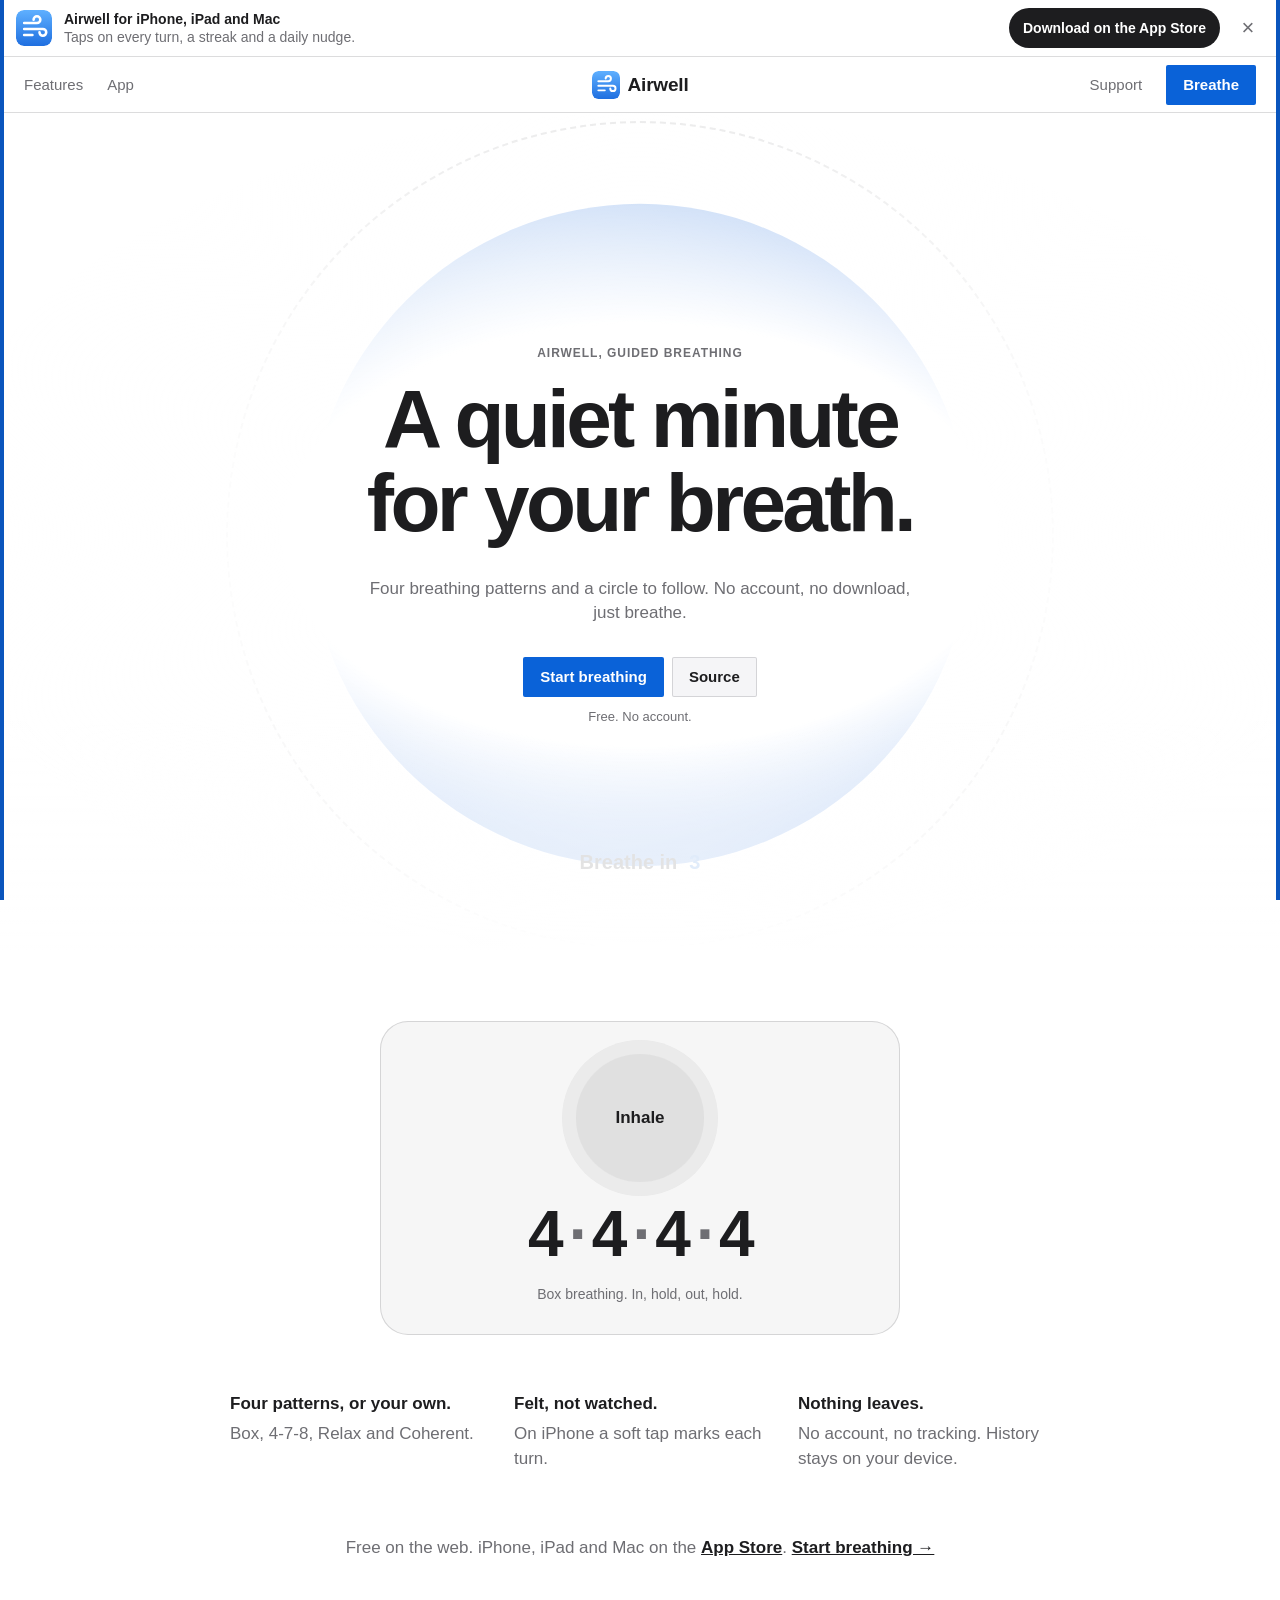
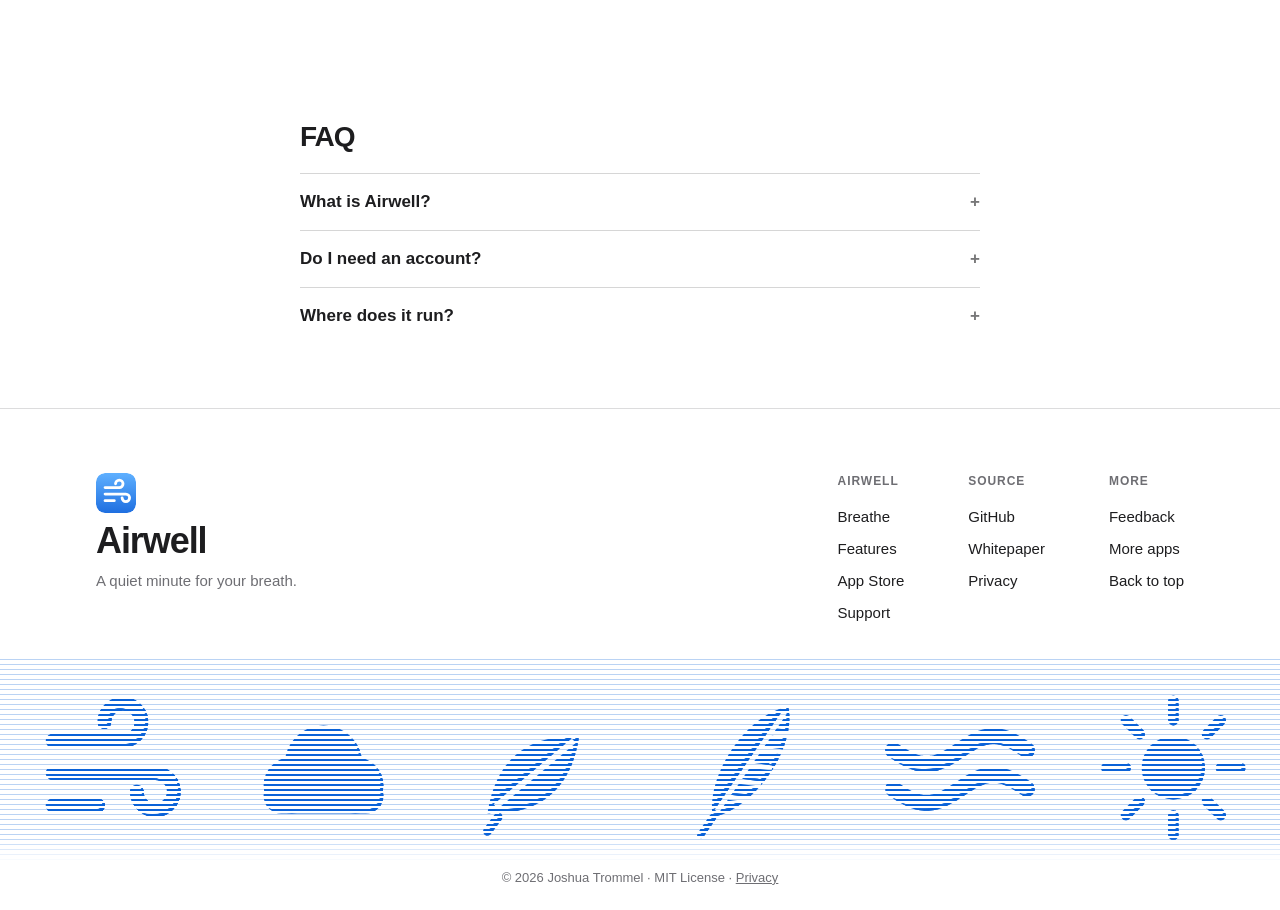
<file: web/index.html>
<!doctype html>
<html lang="en">
<head>
<meta charset="utf-8">
<meta name="viewport" content="width=device-width, initial-scale=1, viewport-fit=cover">
<meta name="theme-color" content="#ffffff" media="(prefers-color-scheme: light)">
<meta name="theme-color" content="#000000" media="(prefers-color-scheme: dark)">
<title>Airwell. A quiet minute for your breath.</title>
<meta name="description" content="Four guided breathing patterns and a circle that expands and contracts on your behalf. No account, no download, no timer running out on you.">
<meta property="og:title" content="Airwell. A quiet minute for your breath.">
<meta property="og:description" content="Four guided breathing patterns and a circle that expands and contracts on your behalf. No account, no download, no timer running out on you.">
<meta property="og:image" content="https://airwell.jaybulb.com/og.png">
<meta property="og:url" content="https://airwell.jaybulb.com/">
<meta name="twitter:card" content="summary_large_image">
<meta name="twitter:image" content="https://airwell.jaybulb.com/og.png">
<meta name="apple-itunes-app" content="app-id=6810806058">
<link rel="canonical" href="https://airwell.jaybulb.com/">
<link rel="icon" href="/favicon.svg" type="image/svg+xml">
<link rel="icon" href="/favicon-32.png" sizes="32x32" type="image/png">
<link rel="apple-touch-icon" href="/apple-touch-icon.png">
<link rel="stylesheet" href="tokens.css">
<link rel="stylesheet" href="landing.css">
<link rel="stylesheet" href="hero.css?v=5">
<script src="landing.js" defer></script>
</head>
<body>

<div class="appbanner" id="appbanner" hidden>
  <img src="icon.svg" alt="" width="36" height="36">
  <p><b>Airwell for iPhone, iPad and Mac</b><span>Taps on every turn, a streak and a daily nudge.</span></p>
  <a class="appbanner-get" href="https://apps.apple.com/app/id6810806058">Download on the App Store</a>
  <button class="appbanner-x" type="button" aria-label="Dismiss">&times;</button>
</div>
<script>/* own banner everywhere except iOS Safari, which shows Apple's Smart App Banner */(()=>{const b=document.getElementById('appbanner'),u=navigator.userAgent;let off=false;try{off=localStorage.getItem('aw-banner')==='off'}catch(e){}if(off||(/iP(hone|ad|od)/.test(u)&&!/CriOS|FxiOS|EdgiOS/.test(u)))return;b.hidden=false;b.querySelector('.appbanner-x').onclick=()=>{b.hidden=true;try{localStorage.setItem('aw-banner','off')}catch(e){}}})()</script>
<header class="nav" aria-label="Site">
  <nav class="nav-links" aria-label="Main">
    <a href="#features">Features</a>
    <a href="/app/">App</a>
  </nav>
  <a class="nav-brand" href="#top" aria-label="Airwell home"><img src="icon.svg" alt="" width="28" height="28"><span>Airwell</span></a>
  <div class="nav-end">
    <a class="nav-get" href="support.html">Support</a>
    <a class="btn btn-solid" href="/app/">Breathe</a>
  </div>
</header>

<!-- Art, dithered to halftone dots by hand from public domain paintings via Wikimedia Commons: Sandro Botticelli,
     The Birth of Venus (Zephyr and Aura, Uffizi), Claude Monet, Impression, Sunrise (Musee Marmottan Monet),
     Katsushika Hokusai, Fine Wind, Clear Morning and The Great Wave off Kanagawa. -->
<main id="top">
<section class="hero">
  <div class="hero-bg" aria-hidden="true" inert><div class="awall" id="awall"></div></div>
  <div class="wrap center hero-copy">
    <p class="label">Airwell, guided breathing</p>
    <h1 class="hero-h1">A quiet minute for your breath.</h1>
    <p class="lead">Four breathing patterns and a circle to follow. No account, no download, just breathe.</p>
    <div class="cta">
      <a class="btn btn-solid" href="/app/">Start breathing</a>
      <a class="btn btn-ghost" href="https://github.com/nulljosh/airwell">Source</a>
    </div>
    <p class="fine">Free. No account.</p>
  </div>

</section>


<section class="show reveal" id="features">
  <div class="shot" aria-label="A sample round of box breathing: in 4, hold 4, out 4, hold 4">
    <div class="shot-ring" aria-hidden="true"><span>Inhale</span></div>
    <p class="shot-num">4<i>·</i>4<i>·</i>4<i>·</i>4</p>
    <p class="shot-cap">Box breathing. In, hold, out, hold.</p>
  </div>
  <ul class="says">
    <li><b>Four patterns, or your own.</b> Box, 4-7-8, Relax and Coherent.</li>
    <li><b>Felt, not watched.</b> On iPhone a soft tap marks each turn.</li>
    <li><b>Nothing leaves.</b> No account, no tracking. History stays on your device.</li>
  </ul>
  <p class="where" id="get">Free on the web. iPhone, iPad and Mac on the <a href="https://apps.apple.com/app/id6810806058">App Store</a>. <a href="/app/">Start breathing &rarr;</a></p>
</section>

<section class="faq" id="faq"><style>.faq{max-width:720px;margin:0 auto;padding:64px 20px}.faq h2{font-size:28px;line-height:1.2;font-weight:600;margin:0 0 20px}.faq details{border-top:1px solid color-mix(in srgb,currentColor 18%,transparent);padding:16px 0}.faq details:last-child{border-bottom:1px solid color-mix(in srgb,currentColor 18%,transparent)}.faq summary{cursor:pointer;font-weight:600;list-style:none;display:flex;justify-content:space-between;gap:16px}.faq summary::-webkit-details-marker{display:none}.faq summary::after{content:"+";opacity:.6}.faq details[open] summary::after{content:"\2212"}.faq p{margin:12px 0 0;opacity:.75;line-height:1.5}</style><h2>FAQ</h2><details><summary>What is Airwell?</summary><p>A guided breathing app. You get four patterns (box, 4-7-8, relax and coherent), or your own, and a circle that expands and contracts so you just follow it.</p></details><details><summary>Do I need an account?</summary><p>No. Airwell has no account and no tracking. Your history stays on your device.</p></details><details><summary>Where does it run?</summary><p>Free in any browser. There is also an iPhone, iPad and Mac app on the App Store, with a tap on every turn of the breath.</p></details><script type="application/ld+json">{"@context": "https://schema.org", "@type": "FAQPage", "mainEntity": [{"@type": "Question", "name": "What is Airwell?", "acceptedAnswer": {"@type": "Answer", "text": "A guided breathing app. You get four patterns (box, 4-7-8, relax and coherent), or your own, and a circle that expands and contracts so you just follow it."}}, {"@type": "Question", "name": "Do I need an account?", "acceptedAnswer": {"@type": "Answer", "text": "No. Airwell has no account and no tracking. Your history stays on your device."}}, {"@type": "Question", "name": "Where does it run?", "acceptedAnswer": {"@type": "Answer", "text": "Free in any browser. There is also an iPhone, iPad and Mac app on the App Store, with a tap on every turn of the breath."}}]}</script></section>
</main>

<footer class="foot">
  <div class="foot-top">
    <div class="foot-brand"><img src="icon.svg" alt="" width="40" height="40"><b>Airwell</b><p>A quiet minute for your breath.</p></div>
    <nav class="foot-cols" aria-label="Footer">
      <div><p class="label">Airwell</p><a href="/app/">Breathe</a><a href="#features">Features</a><a href="https://apps.apple.com/app/id6810806058">App Store</a><a href="support.html">Support</a></div>
      <div><p class="label">Source</p><a href="https://github.com/nulljosh/airwell">GitHub</a><a href="https://github.com/nulljosh/airwell/blob/main/WHITEPAPER.md">Whitepaper</a><a href="privacy.html">Privacy</a></div>
      <div><p class="label">More</p><a href="mailto:info@jaybulb.com?subject=Airwell">Feedback</a><a href="https://jaybulb.com">More apps</a><a href="#top">Back to top</a></div>
    </nav>
  </div>
  <div class="word-band" aria-hidden="true"><canvas class="word-canvas"></canvas></div>
  <p class="legal">&copy; 2026 Joshua Trommel &middot; MIT License &middot; <a href="privacy.html">Privacy</a></p>
</footer>

<script src="footer-band.js" defer></script>
<script src="hero.js?v=3" defer></script>
</body>
</html>
</file>
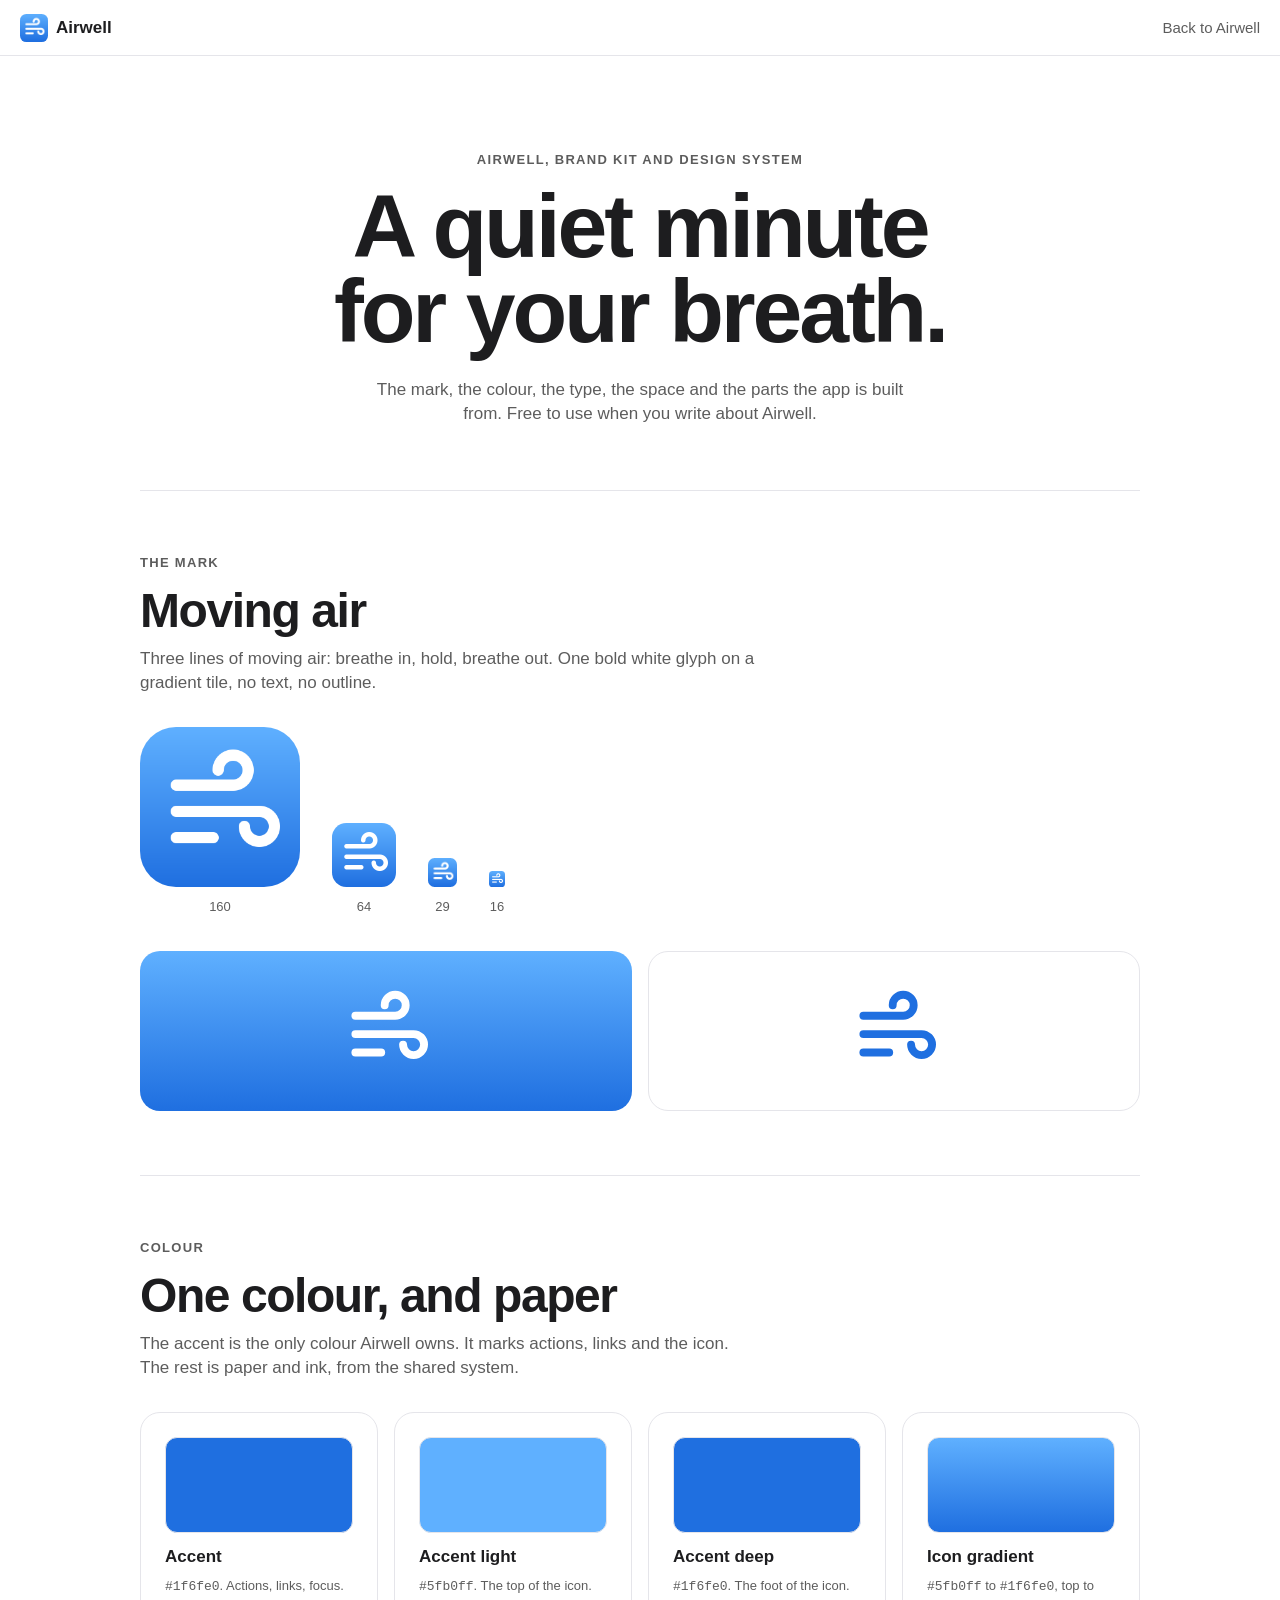
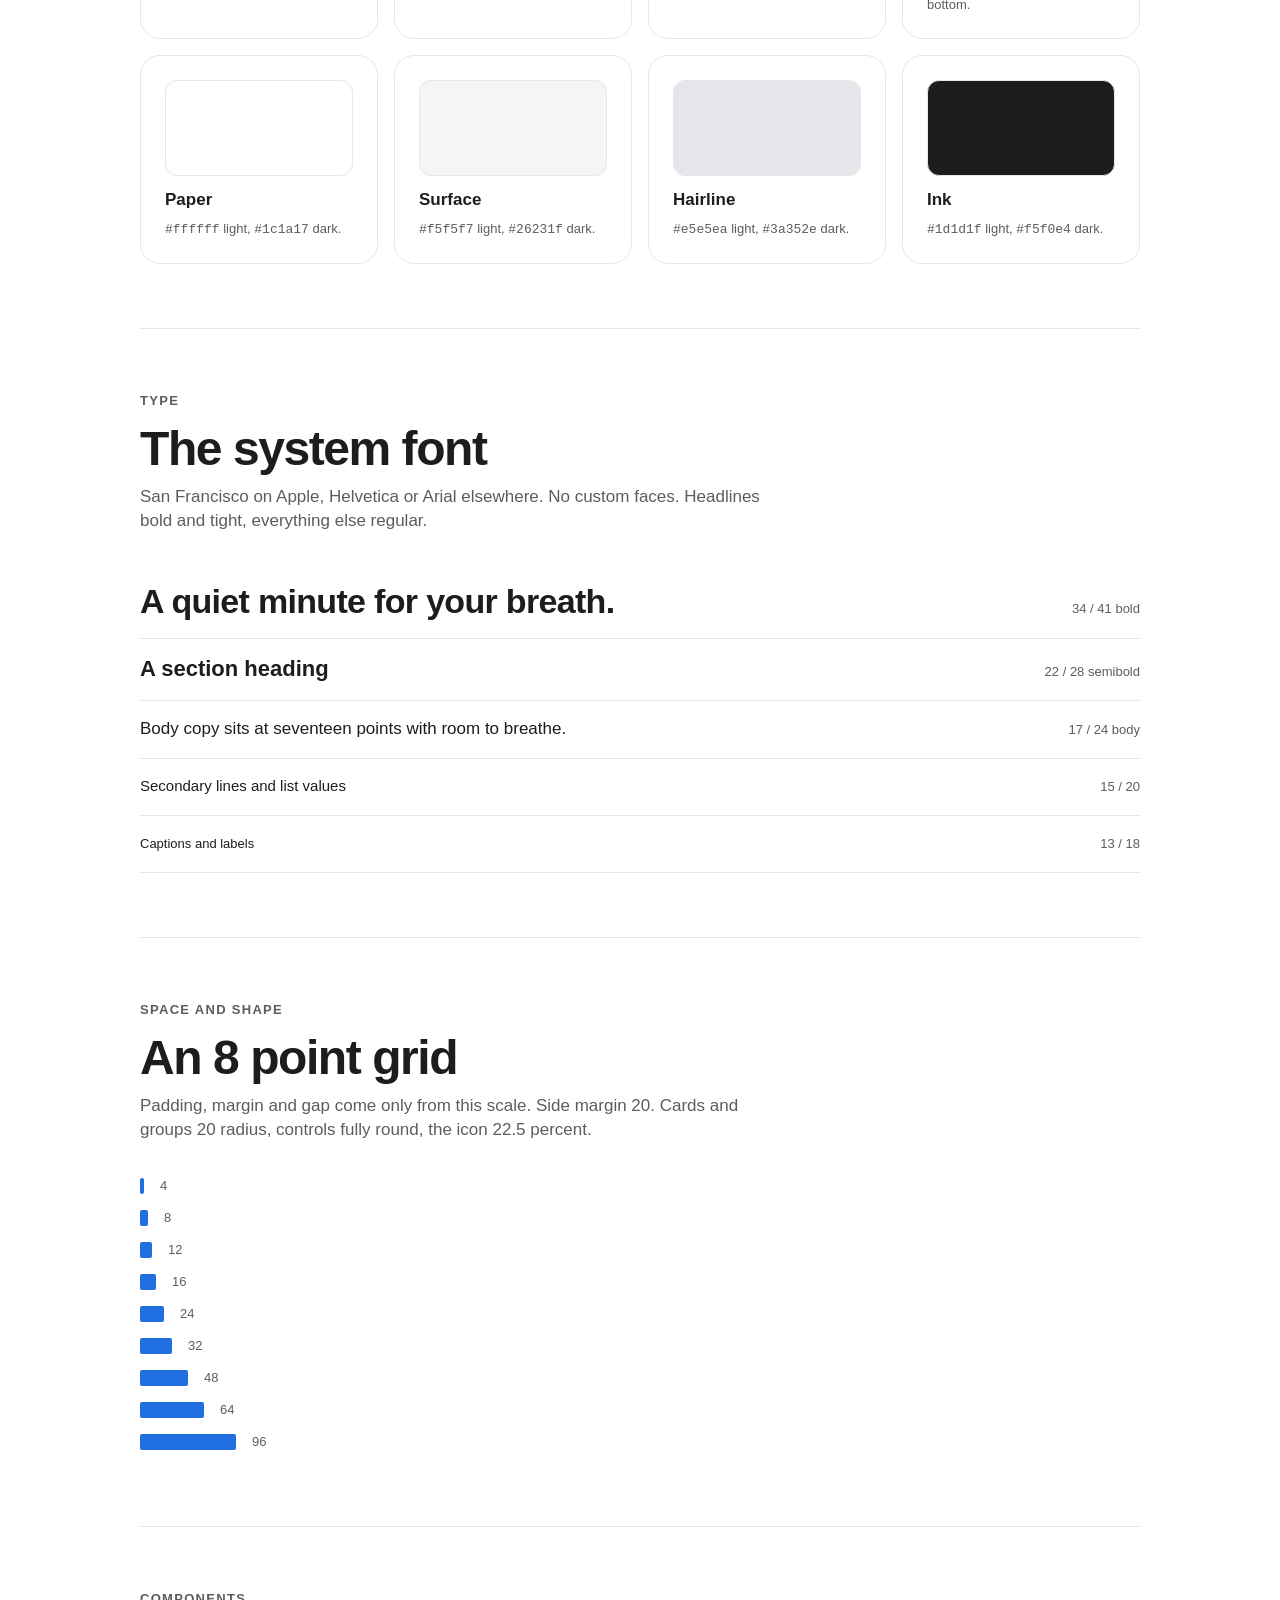
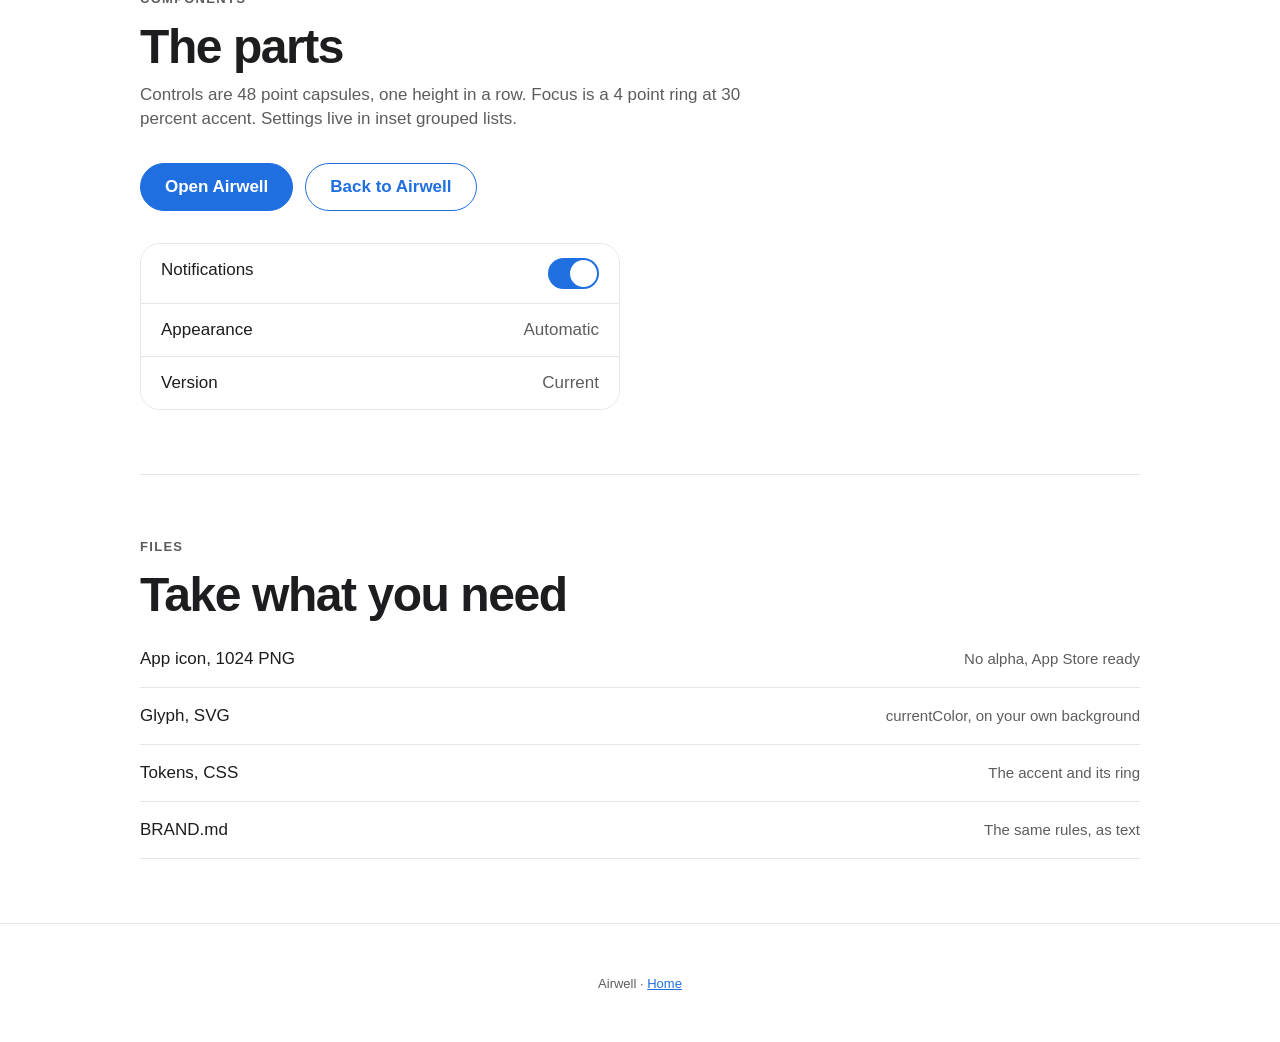
<file: web/brand/index.html>
<!doctype html>
<html lang="en">
<head>
<meta charset="utf-8">
<meta name="viewport" content="width=device-width, initial-scale=1">
<title>Airwell brand kit</title>
<meta name="description" content="Airwell's mark, colour, type, space and components, in one page.">
<meta name="theme-color" content="#ffffff">
<link rel="icon" href="icon-1024.png">
<style>
@import url("https://jaybulb.com/tokens.css");
@import url("tokens.css");
/* written by make_brand_page.py; white paper in light mode, the shared tokens in dark */
@media (prefers-color-scheme: light) { :root { --color-bg: #fff; --color-bg2: #f5f5f7; --color-hairline: #e5e5ea; } }
:root { --a: #1f6fe0; --a-light: #5fb0ff; --a-deep: #1f6fe0; --a-solid: #1f6fe0; --a-link: #1f6fe0; --ink: var(--color-text, #1d1d1f); --paper: var(--color-bg, #fff); --surface: var(--color-bg2, #f5f5f7); --line: var(--color-hairline, #e5e5ea); --sub: var(--color-secondary, rgba(0,0,0,.64)); }
@media (prefers-color-scheme: dark) { :root { --a-link: #5fb0ff; } }
* { box-sizing: border-box; margin: 0; padding: 0; }
body { font-family: -apple-system, BlinkMacSystemFont, "SF Pro Text", "Helvetica Neue", Helvetica, Arial, sans-serif; font-size: 17px; line-height: 24px; color: var(--ink); background: var(--paper); -webkit-font-smoothing: antialiased; }
a { color: var(--a-link); }
.wrap { max-width: 1040px; margin: 0 auto; padding: 0 20px; }
.nav { position: sticky; top: 0; z-index: 5; display: flex; align-items: center; justify-content: space-between; height: 56px; padding: 0 20px; background: color-mix(in srgb, var(--paper) 88%, transparent); backdrop-filter: blur(16px); -webkit-backdrop-filter: blur(16px); border-bottom: 1px solid var(--line); }
.nav a { display: flex; align-items: center; gap: 8px; font-weight: 700; color: var(--ink); text-decoration: none; }
.nav img { width: 28px; height: 28px; border-radius: 22.5%; }
.nav .back { font-weight: 500; color: var(--sub); font-size: 15px; }
.label { font-size: 13px; line-height: 16px; font-weight: 600; letter-spacing: .1em; text-transform: uppercase; color: var(--sub); margin-bottom: 16px; }
header { padding: 96px 0 64px; text-align: center; }
h1 { font-size: clamp(44px, 7vw, 96px); line-height: .95; font-weight: 700; letter-spacing: -.035em; text-wrap: balance; }
header p:last-child { max-width: 560px; margin: 24px auto 0; color: var(--sub); }
section { padding: 64px 0; border-top: 1px solid var(--line); }
h2 { font-size: clamp(32px, 4vw, 48px); line-height: 1; font-weight: 700; letter-spacing: -.03em; margin-bottom: 12px; }
.intro { color: var(--sub); max-width: 620px; margin-bottom: 32px; }
.grid { display: grid; gap: 16px; grid-template-columns: repeat(auto-fill, minmax(200px, 1fr)); }
.card { border: 1px solid var(--line); border-radius: 20px; padding: 24px; background: var(--paper); }
.card small { display: block; color: var(--sub); font-size: 13px; line-height: 18px; margin-top: 8px; }
code { font: 13px/18px ui-monospace, SFMono-Regular, Menlo, monospace; }
.marks { display: flex; flex-wrap: wrap; align-items: flex-end; gap: 32px; }
.marks figure { text-align: center; }
.marks img { display: block; border-radius: 22.5%; margin: 0 auto 8px; }
.marks figcaption { font-size: 13px; color: var(--sub); }
.mark-on { display: grid; grid-template-columns: 1fr 1fr; gap: 16px; margin-top: 32px; }
.mark-on div { height: 160px; border-radius: 20px; display: grid; place-items: center; border: 1px solid var(--line); }
.mark-on i { display: block; width: 112px; height: 112px; background: currentColor; -webkit-mask: url(mark.svg) center / contain no-repeat; mask: url(mark.svg) center / contain no-repeat; }
.mark-on .on-accent { background: linear-gradient(var(--a-light), var(--a-deep)); color: #fff; border: 0; }
.mark-on .on-paper { color: var(--a-link); }
.sw { height: 96px; border-radius: 12px; margin-bottom: 12px; border: 1px solid var(--line); }
.type p { border-bottom: 1px solid var(--line); padding: 16px 0; display: flex; justify-content: space-between; align-items: baseline; gap: 16px; }
.type p span:last-child { color: var(--sub); font-size: 13px; white-space: nowrap; }
.t34 { font-size: 34px; line-height: 41px; font-weight: 700; letter-spacing: -.02em; } .t22 { font-size: 22px; line-height: 28px; font-weight: 600; } .t15 { font-size: 15px; line-height: 20px; } .t13 { font-size: 13px; line-height: 18px; }
.space div { display: flex; align-items: center; gap: 16px; margin-bottom: 8px; font-size: 13px; color: var(--sub); }
.space b { display: block; height: 16px; background: var(--a); border-radius: 2px; }
.row { display: flex; flex-wrap: wrap; gap: 12px; align-items: center; }
.btn { height: 48px; padding: 0 24px; border-radius: 999px; display: inline-flex; align-items: center; font-weight: 600; font-size: 17px; text-decoration: none; border: 1px solid var(--a-solid); white-space: nowrap; }
.btn-solid { background: var(--a-solid); color: #ffffff; }
.btn-ghost { background: var(--paper); color: var(--a-link); border-color: var(--a-link); }
.btn:focus-visible { outline: 4px solid color-mix(in srgb, var(--a) 30%, transparent); outline-offset: 2px; }
.list { margin-top: 32px; border: 1px solid var(--line); border-radius: 20px; overflow: hidden; max-width: 480px; }
.list div { display: flex; justify-content: space-between; padding: 14px 20px; border-bottom: 1px solid var(--line); background: var(--paper); }
.list div:last-child { border-bottom: 0; }
.list span:last-child { color: var(--sub); }
.tog { width: 51px; height: 31px; border-radius: 999px; background: var(--a-solid); position: relative; }
.tog::after { content: ""; position: absolute; top: 2px; right: 2px; width: 27px; height: 27px; border-radius: 50%; background: #fff; }
.files a { display: flex; justify-content: space-between; gap: 16px; padding: 16px 0; border-bottom: 1px solid var(--line); color: var(--ink); text-decoration: none; }
.files a span:last-child { color: var(--sub); font-size: 15px; text-align: right; }
.files a:hover span:first-child { color: var(--a-link); }
footer { padding: 48px 0; text-align: center; font-size: 13px; color: var(--sub); border-top: 1px solid var(--line); }
@media (max-width: 600px) { .mark-on { grid-template-columns: 1fr; } .type p { flex-direction: column; gap: 4px; } }
</style>
</head>
<body>
<nav class="nav" aria-label="Main"><a href="/"><img src="icon-1024.png" alt="">Airwell</a><a class="back" href="/">Back to Airwell</a></nav>
<main class="wrap">
  <header>
    <p class="label">Airwell, brand kit and design system</p>
    <h1>A quiet minute for your breath.</h1>
    <p>The mark, the colour, the type, the space and the parts the app is built from. Free to use when you write about Airwell.</p>
  </header>

  <section aria-labelledby="mark-h">
    <p class="label">The mark</p>
    <h2 id="mark-h">Moving air</h2>
    <p class="intro">Three lines of moving air: breathe in, hold, breathe out. One bold white glyph on a gradient tile, no text, no outline.</p>
    <div class="marks">
      <figure><img src="icon-1024.png" width="160" height="160" alt="The Airwell icon at 160 pixels"><figcaption>160</figcaption></figure>
      <figure><img src="icon-1024.png" width="64" height="64" alt="The Airwell icon at 64 pixels"><figcaption>64</figcaption></figure>
      <figure><img src="icon-1024.png" width="29" height="29" alt="The Airwell icon at 29 pixels"><figcaption>29</figcaption></figure>
      <figure><img src="icon-1024.png" width="16" height="16" alt="The Airwell icon at 16 pixels"><figcaption>16</figcaption></figure>
    </div>
    <div class="mark-on">
      <div class="on-accent"><i role="img" aria-label="The glyph on the gradient tile"></i></div>
      <div class="on-paper"><i role="img" aria-label="The glyph in the accent on paper"></i></div>
    </div>
  </section>

  <section aria-labelledby="colour-h">
    <p class="label">Colour</p>
    <h2 id="colour-h">One colour, and paper</h2>
    <p class="intro">The accent is the only colour Airwell owns. It marks actions, links and the icon. The rest is paper and ink, from the shared system.</p>
    <div class="grid">
      <div class="card"><div class="sw" style="background:#1f6fe0"></div><b>Accent</b><small><code>#1f6fe0</code>. Actions, links, focus.</small></div>
      <div class="card"><div class="sw" style="background:#5fb0ff"></div><b>Accent light</b><small><code>#5fb0ff</code>. The top of the icon.</small></div>
      <div class="card"><div class="sw" style="background:#1f6fe0"></div><b>Accent deep</b><small><code>#1f6fe0</code>. The foot of the icon.</small></div>
      <div class="card"><div class="sw" style="background:linear-gradient(#5fb0ff,#1f6fe0)"></div><b>Icon gradient</b><small><code>#5fb0ff</code> to <code>#1f6fe0</code>, top to bottom.</small></div>
      <div class="card"><div class="sw" style="background:#fff"></div><b>Paper</b><small><code>#ffffff</code> light, <code>#1c1a17</code> dark.</small></div>
      <div class="card"><div class="sw" style="background:#f5f5f7"></div><b>Surface</b><small><code>#f5f5f7</code> light, <code>#26231f</code> dark.</small></div>
      <div class="card"><div class="sw" style="background:#e5e5ea"></div><b>Hairline</b><small><code>#e5e5ea</code> light, <code>#3a352e</code> dark.</small></div>
      <div class="card"><div class="sw" style="background:#1d1d1f"></div><b>Ink</b><small><code>#1d1d1f</code> light, <code>#f5f0e4</code> dark.</small></div>
    </div>
  </section>

  <section aria-labelledby="type-h">
    <p class="label">Type</p>
    <h2 id="type-h">The system font</h2>
    <p class="intro">San Francisco on Apple, Helvetica or Arial elsewhere. No custom faces. Headlines bold and tight, everything else regular.</p>
    <div class="type">
      <p><span class="t34">A quiet minute for your breath.</span><span>34 / 41 bold</span></p>
      <p><span class="t22">A section heading</span><span>22 / 28 semibold</span></p>
      <p><span>Body copy sits at seventeen points with room to breathe.</span><span>17 / 24 body</span></p>
      <p><span class="t15">Secondary lines and list values</span><span>15 / 20</span></p>
      <p><span class="t13">Captions and labels</span><span>13 / 18</span></p>
    </div>
  </section>

  <section aria-labelledby="space-h">
    <p class="label">Space and shape</p>
    <h2 id="space-h">An 8 point grid</h2>
    <p class="intro">Padding, margin and gap come only from this scale. Side margin 20. Cards and groups 20 radius, controls fully round, the icon 22.5 percent.</p>
    <div class="space">
      <div><b style="width:4px"></b>4</div><div><b style="width:8px"></b>8</div><div><b style="width:12px"></b>12</div><div><b style="width:16px"></b>16</div>
      <div><b style="width:24px"></b>24</div><div><b style="width:32px"></b>32</div><div><b style="width:48px"></b>48</div><div><b style="width:64px"></b>64</div><div><b style="width:96px"></b>96</div>
    </div>
  </section>

  <section aria-labelledby="parts-h">
    <p class="label">Components</p>
    <h2 id="parts-h">The parts</h2>
    <p class="intro">Controls are 48 point capsules, one height in a row. Focus is a 4 point ring at 30 percent accent. Settings live in inset grouped lists.</p>
    <div class="row">
      <a class="btn btn-solid" href="/">Open Airwell</a>
      <a class="btn btn-ghost" href="/">Back to Airwell</a>
    </div>
    <div class="list" aria-hidden="true">
      <div><span>Notifications</span><span class="tog"></span></div>
      <div><span>Appearance</span><span>Automatic</span></div>
      <div><span>Version</span><span>Current</span></div>
    </div>
  </section>

  <section aria-labelledby="files-h">
    <p class="label">Files</p>
    <h2 id="files-h">Take what you need</h2>
    <div class="files">
      <a href="icon-1024.png" download><span>App icon, 1024 PNG</span><span>No alpha, App Store ready</span></a>
      <a href="mark.svg" download><span>Glyph, SVG</span><span>currentColor, on your own background</span></a>
      <a href="tokens.css" download><span>Tokens, CSS</span><span>The accent and its ring</span></a>
      <a href="https://github.com/nulljosh/airwell/blob/main/brand/BRAND.md"><span>BRAND.md</span><span>The same rules, as text</span></a>
    </div>
  </section>
</main>
<footer>Airwell &middot; <a href="/">Home</a></footer>
</body>
</html>
</file>
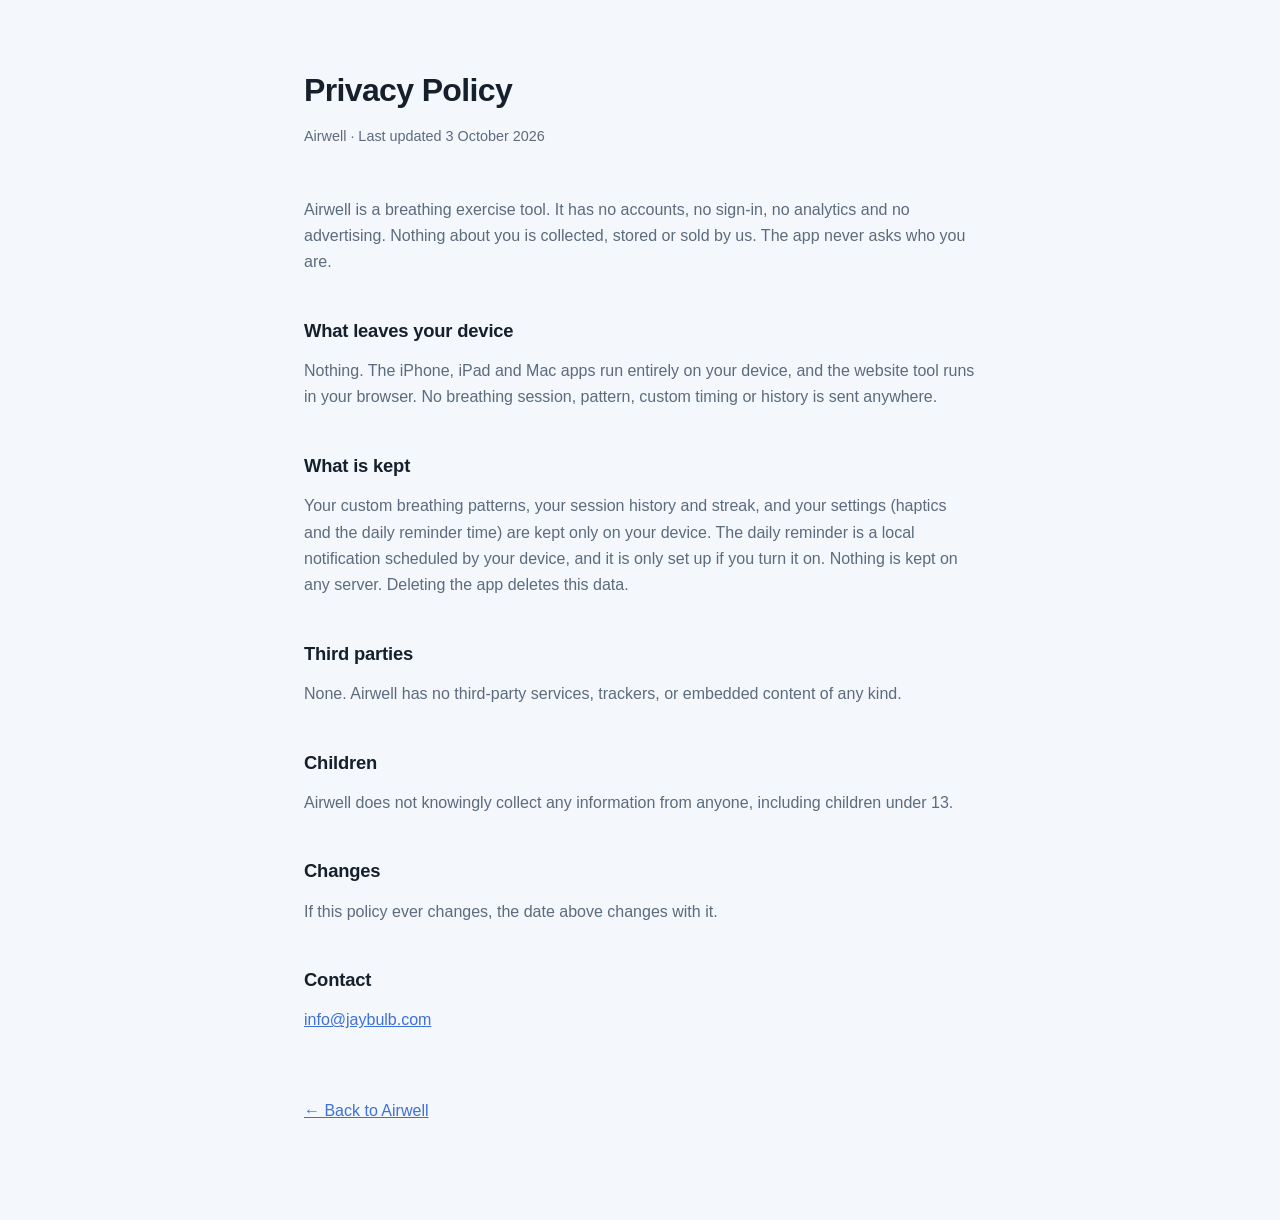
<file: web/privacy.html>
<!DOCTYPE html>
<html lang="en">
<head>
<meta charset="UTF-8">
<meta name="viewport" content="width=device-width, initial-scale=1.0">
<title>Airwell — Privacy Policy</title>
<meta name="description" content="Privacy policy for Airwell. No accounts, no tracking, no data retention.">
<link rel="icon" href="icon.svg">
<style>
*, *::before, *::after { margin: 0; padding: 0; box-sizing: border-box; }
:root{
  --bg:#0b1420; --fg:#eef3f8; --dim:#8fa2b8; --accent:#5b8def;
}
@media (prefers-color-scheme: light){
  :root{ --bg:#f4f7fb; --fg:#16202c; --dim:#5c6b7d; --accent:#3f6fd8; }
}
body {
  background: var(--bg);
  color: var(--fg);
  font-family: -apple-system,BlinkMacSystemFont,"SF Pro Text",Helvetica,Arial,sans-serif;
  line-height: 1.65;
  -webkit-font-smoothing: antialiased;
}
::selection { background: var(--accent); color: #fff; }
a { color: var(--accent); }
.container { max-width: 720px; margin: 0 auto; padding: 4rem 1.5rem 6rem; }
h1 { font-size: 2rem; letter-spacing: -0.02em; margin-bottom: 0.5rem; }
h2 { font-size: 1.15rem; margin: 2.5rem 0 0.75rem; letter-spacing: -0.01em; }
p { margin-bottom: 1rem; color: var(--dim); }
.updated { color: var(--dim); font-size: 0.9rem; margin-bottom: 3rem; }
.back { display: inline-block; margin-top: 3rem; }
strong { color: var(--fg); }
</style>
</head>
<body>
<div class="container">
  <h1>Privacy Policy</h1>
  <p class="updated">Airwell &middot; Last updated 3 October 2026</p>
  <p>Airwell is a breathing exercise tool. It has no accounts, no sign-in, no analytics and no advertising. Nothing about you is collected, stored or sold by us. The app never asks who you are.</p>
  <h2>What leaves your device</h2>
  <p>Nothing. The iPhone, iPad and Mac apps run entirely on your device, and the website tool runs in your browser. No breathing session, pattern, custom timing or history is sent anywhere.</p>
  <h2>What is kept</h2>
  <p>Your custom breathing patterns, your session history and streak, and your settings (haptics and the daily reminder time) are kept only on your device. The daily reminder is a local notification scheduled by your device, and it is only set up if you turn it on. Nothing is kept on any server. Deleting the app deletes this data.</p>
  <h2>Third parties</h2>
  <p>None. Airwell has no third-party services, trackers, or embedded content of any kind.</p>
  <h2>Children</h2>
  <p>Airwell does not knowingly collect any information from anyone, including children under 13.</p>
  <h2>Changes</h2>
  <p>If this policy ever changes, the date above changes with it.</p>
  <h2>Contact</h2>
  <p><a href="mailto:info@jaybulb.com">info@jaybulb.com</a></p>
  <a class="back" href="/">&larr; Back to Airwell</a>
</div>
</body>
</html>
</file>
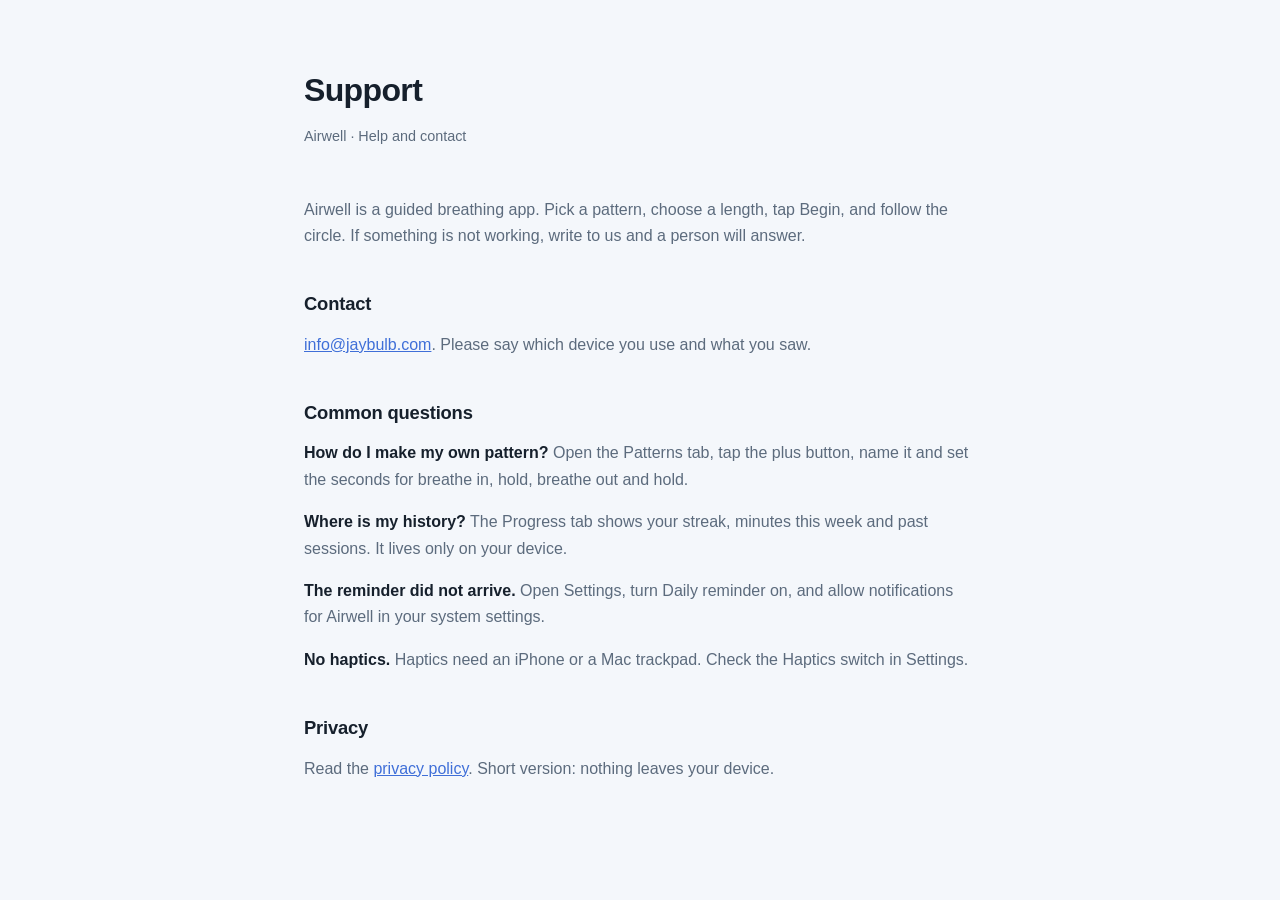
<file: web/support.html>
<!DOCTYPE html>
<html lang="en">
<head>
<meta charset="UTF-8">
<meta name="viewport" content="width=device-width, initial-scale=1.0">
<title>Airwell — Support</title>
<meta name="description" content="Privacy policy for Airwell. No accounts, no tracking, no data retention.">
<link rel="icon" href="icon.svg">
<style>
*, *::before, *::after { margin: 0; padding: 0; box-sizing: border-box; }
:root{
  --bg:#0b1420; --fg:#eef3f8; --dim:#8fa2b8; --accent:#5b8def;
}
@media (prefers-color-scheme: light){
  :root{ --bg:#f4f7fb; --fg:#16202c; --dim:#5c6b7d; --accent:#3f6fd8; }
}
body {
  background: var(--bg);
  color: var(--fg);
  font-family: -apple-system,BlinkMacSystemFont,"SF Pro Text",Helvetica,Arial,sans-serif;
  line-height: 1.65;
  -webkit-font-smoothing: antialiased;
}
::selection { background: var(--accent); color: #fff; }
a { color: var(--accent); }
.container { max-width: 720px; margin: 0 auto; padding: 4rem 1.5rem 6rem; }
h1 { font-size: 2rem; letter-spacing: -0.02em; margin-bottom: 0.5rem; }
h2 { font-size: 1.15rem; margin: 2.5rem 0 0.75rem; letter-spacing: -0.01em; }
p { margin-bottom: 1rem; color: var(--dim); }
.updated { color: var(--dim); font-size: 0.9rem; margin-bottom: 3rem; }
.back { display: inline-block; margin-top: 3rem; }
strong { color: var(--fg); }
</style>
</head>
<body>
<div class="container">
  <h1>Support</h1>
  <p class="updated">Airwell &middot; Help and contact</p>
  <p>Airwell is a guided breathing app. Pick a pattern, choose a length, tap Begin, and follow the circle. If something is not working, write to us and a person will answer.</p>
  <h2>Contact</h2>
  <p><a href="mailto:info@jaybulb.com">info@jaybulb.com</a>. Please say which device you use and what you saw.</p>
  <h2>Common questions</h2>
  <p><strong>How do I make my own pattern?</strong> Open the Patterns tab, tap the plus button, name it and set the seconds for breathe in, hold, breathe out and hold.</p>
  <p><strong>Where is my history?</strong> The Progress tab shows your streak, minutes this week and past sessions. It lives only on your device.</p>
  <p><strong>The reminder did not arrive.</strong> Open Settings, turn Daily reminder on, and allow notifications for Airwell in your system settings.</p>
  <p><strong>No haptics.</strong> Haptics need an iPhone or a Mac trackpad. Check the Haptics switch in Settings.</p>
  <h2>Privacy</h2>
  <p>Read the <a href="/privacy">privacy policy</a>. Short version: nothing leaves your device.</p>
</div>
</body>
</html>
</file>
<file: web/tokens.css>
/* Airwell design tokens. One source for the web app and the docs; the Swift app uses the same
   values. Everything sits on an 8 point grid. Light first, dark follows the system. */
:root {
  --accent: #0a62d8;
  --accent-light: #4da3ff;   /* icon gradient top */
  --bg: #ffffff;
  --bg2: #f5f5f7;
  --text: #1d1d1f;
  --text2: #6e6e73;
  --border: rgba(60, 60, 67, .18);

  --font: -apple-system, BlinkMacSystemFont, "SF Pro Text", "Helvetica Neue", Helvetica, Arial, sans-serif;
  --size-large-title: 34px;  /* 41 line, bold, -0.022em */
  --size-title: 22px;        /* 28 line, bold */
  --size-body: 17px;         /* 24 line */
  --size-subhead: 15px;      /* 20 line */
  --size-footnote: 13px;     /* 18 line */

  --s1: 4px; --s2: 8px; --s3: 12px; --s4: 16px; --s5: 24px; --s6: 32px; --s7: 48px;
  --page: 20px;
  --measure: 680px;

  --control: 48px;
  --r-card: 28px;
  --r-group: 20px;
  --r-pill: 999px;
}
@media (prefers-color-scheme: dark) {
  :root {
    --bg: #000000;
    --bg2: #1c1c1e;
    --text: #f5f5f7;
    --text2: rgba(235, 235, 245, .62);
    --border: rgba(84, 84, 88, .55);
  }
}
</file>
<file: web/landing.css>
/* Airwell landing in the house layout (cyllene/landing is the reference): sticky nav, giant tight headlines, small
   caps labels, square buttons, a full-bleed blue band of halftone art and ruled cells, and an engraved footer band of
   Airwell's own things (footer-band.js). Colours and type come from tokens.css; the house extras live here. */
:root {
  --band: #0a55bd;
  --band-sub: #d4e4fb;
  --band-art: #9cc8f5;
  --band-line: rgba(255, 255, 255, .22);
  --frame: #0a55bd;
  --btn: #0a62d8;
  --surface: var(--bg2);
  --line: var(--border);
  --sub: var(--text2);
  --ring: color-mix(in srgb, var(--accent) 30%, transparent);
  --sp-1: 4px; --sp-2: 8px; --sp-3: 12px; --sp-4: 16px; --sp-5: 24px; --sp-6: 32px; --sp-7: 48px; --sp-8: 64px; --sp-9: 96px;
  --wrap: 1120px;
  --r-sq: 2px;
  --r-icon: 22.5%;
  --motion: .2s ease;
  --grain: url("data:image/svg+xml,%3Csvg xmlns='http://www.w3.org/2000/svg' width='180' height='180'%3E%3Cfilter id='n'%3E%3CfeTurbulence type='fractalNoise' baseFrequency='.85' numOctaves='3' stitchTiles='stitch'/%3E%3CfeColorMatrix values='0 0 0 0 1 0 0 0 0 1 0 0 0 0 1 .28 0 0 0 -.06'/%3E%3C/filter%3E%3Crect width='100%25' height='100%25' filter='url(%23n)'/%3E%3C/svg%3E");
}
@media (prefers-color-scheme: dark) {
  :root { --band: #0a3fa0; --band-sub: #c9d9fa; --band-art: #6f9fe8; --frame: #1f5fd0; --btn: #1f6fe0; --accent: #4c9bff; }
}

/* Halftone art: each image is a dot mask (art/*.png, dithered from public domain paintings), tinted with --band-art */
.art { position: relative; overflow: hidden; background: var(--grain), var(--band); }
.art::before { content: ""; position: absolute; inset: 0; background: var(--band-art); -webkit-mask: var(--img) center / cover no-repeat; mask: var(--img) center / cover no-repeat; }
* { box-sizing: border-box; margin: 0; }
html { scroll-behavior: smooth; }
body { font-family: var(--font); font-size: var(--size-body); line-height: 24px; color: var(--text); background: var(--bg); -webkit-font-smoothing: antialiased; }
a { color: inherit; }
.wrap { max-width: var(--wrap); margin: 0 auto; padding: 0 var(--sp-5); }
.center { text-align: center; }
h1, h2, h3 { text-wrap: balance; }
h1 { font-size: clamp(72px, 12vw, 176px); line-height: .95; font-weight: 700; letter-spacing: -.045em; }
h2 { font-size: clamp(44px, 6vw, 96px); line-height: 1; font-weight: 700; letter-spacing: -.035em; }
h3 { font-size: 28px; line-height: 32px; font-weight: 600; letter-spacing: -.02em; }
/* the hero leads with the line that sells; the nav already carries the name */
.hero-h1 { font-size: clamp(44px, 6.4vw, 88px); line-height: 1.02; max-width: 960px; margin: 0 auto; }
.label { font-size: 12px; line-height: 16px; font-weight: 600; letter-spacing: .08em; text-transform: uppercase; color: var(--sub); margin-bottom: var(--sp-4); }

.btn { height: 40px; white-space: nowrap; padding: 0 var(--sp-4); border-radius: var(--r-sq); display: inline-flex; align-items: center; font-weight: 600; font-size: 15px; text-decoration: none; border: 1px solid transparent; transition: background var(--motion), color var(--motion), border-color var(--motion); }
.btn-solid { background: var(--btn); color: #fff; }
.btn-solid:hover { background: color-mix(in srgb, var(--btn) 82%, #fff); }
.btn-ghost { background: var(--surface); color: var(--text); border-color: var(--line); }
.btn-ghost:hover { border-color: var(--text); }
.btn:focus-visible, .foot-cols a:focus-visible, .nav-brand:focus-visible, .nav-links a:focus-visible, .nav-get:focus-visible { outline: 3px solid var(--ring); outline-offset: 2px; }

.nav { position: sticky; top: 0; z-index: 10; display: grid; grid-template-columns: 1fr auto 1fr; align-items: center; gap: var(--sp-5); height: 56px; padding: 0 var(--sp-5); background: color-mix(in srgb, var(--bg) 88%, transparent); backdrop-filter: blur(20px); -webkit-backdrop-filter: blur(20px); border-bottom: 1px solid var(--line); }
.nav-brand { grid-column: 2; display: flex; align-items: center; gap: var(--sp-2); font-weight: 700; font-size: 19px; letter-spacing: -.01em; text-decoration: none; }
.nav-brand img { width: 28px; height: 28px; border-radius: var(--r-icon); }
.nav-links, .nav-get { display: flex; gap: var(--sp-5); font-size: 15px; font-weight: 500; }
.nav-links a, .nav-get { text-decoration: none; color: var(--sub); }
.nav-links a:hover, .nav-get:hover { color: var(--text); }
.nav-end { grid-column: 3; justify-self: end; display: flex; align-items: center; gap: var(--sp-5); }
@media (min-width: 900px) { body::after { content: ""; position: fixed; inset: 0; border-inline: 4px solid var(--frame); pointer-events: none; z-index: 30; } }

.hero { padding: var(--sp-9) 0 var(--sp-8); }
.lead { max-width: 560px; margin: var(--sp-6) auto 0; color: var(--sub); }
.cta { display: flex; flex-wrap: wrap; gap: var(--sp-2); margin-top: var(--sp-6); }
.center .cta { justify-content: center; }
.fine { margin-top: var(--sp-3); font-size: var(--size-footnote); line-height: 16px; color: var(--sub); }

/* The live breather sits on the band, over Monet's harbour, with no device frame around it */
.demo-wrap { margin: var(--sp-8) clamp(0px, 3vw, 44px) 0; }
.stage { position: relative; overflow: hidden; background: var(--grain), var(--band); padding: clamp(24px, 6vw, 96px) clamp(12px, 7vw, 128px); }
.stage-art { position: absolute; inset: 0; }
.tool { position: relative; max-width: 560px; margin: 0 auto; padding: var(--sp-6) var(--sp-5); border-radius: 4px; background: var(--bg); box-shadow: 0 24px 64px rgba(0, 0, 0, .28); text-align: center; }
.demo-hint { margin-top: var(--sp-3); font-size: var(--size-footnote); color: var(--sub); text-align: center; }

/* the breather itself */
.presets { display: flex; gap: var(--sp-2); justify-content: center; margin-bottom: var(--sp-6); flex-wrap: wrap; }
.presets button, .ghost, .start, .custom-row button, .custom-row input { height: var(--control); border: 0; border-radius: var(--r-pill); font: inherit; font-size: var(--size-subhead); line-height: 20px; }
.presets button { padding: 0 var(--sp-5); background: var(--bg2); color: var(--text); cursor: pointer; transition: background var(--motion), color var(--motion); }
.presets button.active { background: var(--btn); color: #fff; }
.breath { position: relative; width: min(60vw, 280px); height: min(60vw, 280px); margin: 0 auto var(--sp-5); }
.ring { position: absolute; inset: 0; border-radius: 50%; background: radial-gradient(circle, color-mix(in srgb, var(--accent) 24%, transparent), transparent 70%); }
.circle { position: absolute; left: 50%; top: 50%; width: 40%; height: 40%; border-radius: 50%; background: var(--bg2); box-shadow: inset 0 0 0 1px var(--border); transform: translate(-50%, -50%) scale(1); transition: transform 4s ease-in-out; display: flex; align-items: center; justify-content: center; }
.circle span { font-weight: 600; }
.reps { color: var(--sub); font-size: var(--size-footnote); line-height: 18px; margin-bottom: var(--sp-4); }
.controls { display: flex; gap: var(--sp-2); justify-content: center; }
.start { padding: 0 var(--sp-6); background: var(--btn); color: #fff; font-weight: 600; cursor: pointer; }
.ghost { padding: 0 var(--sp-5); background: var(--bg2); color: var(--text); cursor: pointer; }
.ghost[aria-pressed="true"] { color: var(--accent); }
.tool button:focus-visible, .tool input:focus-visible, .tool summary:focus-visible { outline: 0; box-shadow: 0 0 0 4px var(--ring); }
.custom { margin-top: var(--sp-5); color: var(--sub); font-size: var(--size-subhead); line-height: 20px; }
.custom summary { cursor: pointer; border-radius: var(--r-pill); display: inline-block; padding: var(--sp-2) var(--sp-4); }
.custom-row { display: flex; gap: var(--sp-3); flex-wrap: wrap; justify-content: center; align-items: flex-end; margin-top: var(--sp-4); }
.custom-row label { display: flex; flex-direction: column; gap: var(--sp-1); font-size: var(--size-footnote); line-height: 18px; }
.custom-row input { width: 72px; padding: 0 var(--sp-4); background: var(--bg2); color: var(--text); text-align: center; }
.custom-row button { padding: 0 var(--sp-5); background: var(--btn); color: #fff; font-weight: 600; cursor: pointer; }

/* The blue band: Botticelli's winds over the section head, then feature rows and ruled cells */
.band { margin: 0 clamp(0px, 3vw, 44px); background: var(--grain), var(--band); color: #fff; overflow: hidden; }
.band .label { color: var(--band-sub); }
.band-head { text-align: center; }
.band-art { aspect-ratio: 19 / 10; max-height: 86vh; width: 100%; background: none; }
.band-art::after { content: ""; position: absolute; inset: 45% 0 0; background: linear-gradient(transparent, var(--band) 85%); }
.band-copy { position: relative; margin-top: -10vw; padding: 0 var(--sp-5) var(--sp-9); }
.band-copy h2 { font-size: clamp(48px, 8vw, 128px); line-height: .95; }
.band-copy p:last-child { margin: var(--sp-6) auto 0; max-width: 480px; color: var(--band-sub); }
.frows { border-top: 1px solid var(--band-line); }
.frow { display: grid; grid-template-columns: 1fr 1fr; align-items: center; border-bottom: 1px solid var(--band-line); }
.frow .art { aspect-ratio: 3 / 2; background: var(--grain), color-mix(in srgb, #fff 6%, var(--band)); }
.frow:nth-child(even) .art { order: 2; }
.frow > div:not(.art) { padding: var(--sp-7) clamp(24px, 6vw, 96px); max-width: 560px; }
.frow h3 { font-size: clamp(32px, 3.2vw, 48px); line-height: 1.05; font-weight: 700; letter-spacing: -.03em; }
.frow p:last-child { margin-top: var(--sp-4); color: var(--band-sub); }
.cells { display: grid; grid-template-columns: repeat(3, 1fr); border-top: 1px solid var(--band-line); }
.cell { padding: var(--sp-6) var(--sp-6) var(--sp-7); border-right: 1px solid var(--band-line); }
.cell:nth-child(3n) { border-right: 0; }
.cell .label { margin-bottom: var(--sp-5); }
.cell p:last-child { margin-top: var(--sp-3); color: var(--band-sub); font-size: 15px; line-height: 22px; }

.sec { padding: var(--sp-9) 0; }
.body { color: var(--sub); margin: var(--sp-5) auto 0; max-width: 560px; }
.plat-row { display: flex; flex-wrap: wrap; justify-content: center; gap: var(--sp-4); margin-top: var(--sp-7); }
.plat-row > div { flex: 1 1 280px; max-width: 360px; padding: var(--sp-6); border-radius: 4px; border: 1px solid var(--line); display: grid; gap: var(--sp-2); justify-items: center; align-content: start; }
.plat-row small { font-size: 12px; font-weight: 600; letter-spacing: .08em; text-transform: uppercase; color: var(--sub); }
.plat-row b { font-weight: 700; font-size: 36px; line-height: 44px; letter-spacing: -.03em; }
.plat-row p { color: var(--sub); font-size: 15px; line-height: 22px; margin-bottom: var(--sp-3); }

/* Footer: brand and link columns, the engraved band of Airwell's things, one fine line */
.foot { text-align: center; padding: var(--sp-8) var(--sp-4) var(--sp-5); background: var(--bg); overflow: hidden; border-top: 1px solid var(--line); }
.foot-top { max-width: var(--wrap); margin: 0 auto; padding: 0 var(--sp-4); display: flex; flex-wrap: wrap; justify-content: space-between; gap: var(--sp-7); text-align: left; }
.foot-brand { display: grid; gap: var(--sp-2); align-content: start; }
.foot-brand img { border-radius: var(--r-icon); }
.foot-brand b { font-weight: 700; font-size: 36px; line-height: 40px; letter-spacing: -.03em; }
.foot-brand p { color: var(--sub); font-size: 15px; }
.foot-cols { display: flex; flex-wrap: wrap; gap: var(--sp-8); }
.foot-cols div { display: grid; gap: var(--sp-2); align-content: start; }
.foot-cols .label { margin-bottom: var(--sp-2); }
.foot-cols a { display: flex; align-items: center; min-height: 44px; margin: -10px 0; color: var(--text); text-decoration: none; font-size: 15px; }
.foot-cols a:hover { color: var(--accent); }
.word-band { color: var(--accent); position: relative; width: 100vw; margin: var(--sp-6) 0 0 calc(50% - 50vw); height: clamp(120px, 16vw, 220px); }
.word-canvas { position: absolute; inset: 0; width: 100%; height: 100%; display: none; }
.word-band.live .word-canvas { display: block; }
.legal { margin-top: var(--sp-2); font-size: var(--size-footnote); line-height: 16px; color: var(--sub); }
.legal a { color: inherit; }

.js .reveal { opacity: 0; transform: translateY(16px); transition: opacity .5s ease, transform .5s ease; }
.js .reveal.in { opacity: 1; transform: none; }

@media (max-width: 900px) {
  .frow { grid-template-columns: 1fr; }
  .frow:nth-child(even) .art { order: 0; }
  .frow > div:not(.art) { padding: var(--sp-6) var(--sp-5) var(--sp-7); }
  .band-copy { margin-top: -14vw; }
  .cells { grid-template-columns: 1fr; }
  .cell, .cell:nth-child(3n) { border-right: 0; border-bottom: 1px solid var(--band-line); padding: var(--sp-5); }
  .cell:last-child { border-bottom: 0; }
}
@media (max-width: 600px) {
  .nav-links, .nav-get { display: none; }
  .wrap { padding: 0 var(--sp-4); }
  .hero { padding-top: var(--sp-8); }
  .presets { display: grid; grid-template-columns: repeat(2, 1fr); max-width: 320px; margin-left: auto; margin-right: auto; }
  .presets button { padding: 0; }
  .foot { padding-top: var(--sp-7); }
  .foot-top { row-gap: var(--sp-5); }
  .foot-brand { display: flex; flex-wrap: wrap; align-items: center; gap: var(--sp-2) var(--sp-3); }
  .foot-brand p { flex-basis: 100%; }
  .foot-cols { gap: var(--sp-6); }
  .foot-cols div { gap: 0; }
}
@media (prefers-reduced-motion: reduce) {
  html { scroll-behavior: auto; }
  .js .reveal { opacity: 1; transform: none; transition: none; }
  *, *::before, *::after { transition: none !important; }
}
</file>
<file: web/hero.css>
/* Hero: Airwell's breather behind the copy, one big circle breathing Box timing with the phase
   and the seconds left, like the app. Blended into the page; parallax in hero.js. */
.hero { position: relative; isolation: isolate; overflow: hidden; min-height: calc(100svh - 56px); display: grid; align-items: center; padding: var(--sp-8) 0; }
.hero-copy { position: relative; z-index: 2; }
.hero::before { content: ""; position: absolute; inset: 0; z-index: 1; pointer-events: none; background: radial-gradient(ellipse 56% 50% at 50% 50%, var(--bg) 50%, transparent 100%); }
.hero::after { content: ""; position: absolute; left: 0; right: 0; bottom: 0; height: 28%; z-index: 1; pointer-events: none; background: linear-gradient(transparent, var(--bg)); }
.hero-bg { position: absolute; inset: 0; z-index: 0; pointer-events: none; transform: translate3d(0, var(--py, 0), 0); will-change: transform; }
.awall { height: 100%; display: grid; place-items: center; opacity: .55; }
.aw-b { position: relative; width: min(92vmin, 900px); aspect-ratio: 1; display: grid; place-items: center; }
.aw-b::before { content: ""; position: absolute; inset: 0; border-radius: 50%; border: 2px dashed var(--border); }
.aw-c { width: 50%; aspect-ratio: 1; border-radius: 50%; background: radial-gradient(circle at 35% 30%, color-mix(in srgb, var(--accent) 35%, var(--bg)), var(--accent)); transition: transform 4s ease-in-out; }
.aw-ph { position: absolute; bottom: 9%; left: 0; right: 0; display: flex; justify-content: center; gap: 12px; font-size: 20px; font-weight: 600; color: var(--text); font-variant-numeric: tabular-nums; }
.aw-ph b { color: var(--accent); }
@media (max-width: 560px) { .aw-b { width: 100vw; } .aw-ph { bottom: 4%; } }
@media (max-width: 600px) { .nav { grid-template-columns: auto 1fr; } .nav-brand { grid-column: 1; } .nav-end { grid-column: 2; justify-self: end; } }
@media (prefers-reduced-motion: reduce) { .aw-c { transition: none; } }
.try { padding: 0 0 var(--sp-8); }
.try .demo-wrap { margin-top: 0; }

/* App Store badge (hero CTA): Apple's black badge, white edge in dark mode */
.store-badge { display: inline-flex; align-items: center; gap: 8px; height: 48px; padding: 0 16px 0 12px; border-radius: 10px; background: #000; color: #fff; border: 1px solid #a6a6a6; text-decoration: none; line-height: 1; }
.store-badge svg { flex: none; margin-top: -3px; }
.store-badge span { display: flex; flex-direction: column; font-size: 21px; font-weight: 600; letter-spacing: -.02em; text-align: left; }
.store-badge small { font-size: 11px; font-weight: 500; letter-spacing: 0; margin-bottom: 2px; }
.store-badge:focus-visible { outline: 2px solid var(--text); outline-offset: 3px; }

/* Top App Store banner */
.appbanner { display: flex; align-items: center; gap: 12px; padding: 8px 16px; background: var(--bg); border-bottom: 1px solid var(--line); font-size: 14px; }
.appbanner[hidden] { display: none; }
.appbanner img { border-radius: 8px; flex: none; }
.appbanner p { flex: 1; min-width: 0; line-height: 1.3; }
.appbanner b { display: block; font-weight: 600; }
.appbanner span { color: var(--sub); }
.appbanner-get { flex: none; padding: 8px 14px; border-radius: 999px; background: var(--text); color: var(--bg); font-weight: 600; text-decoration: none; white-space: nowrap; }
.appbanner-x { flex: none; width: 32px; height: 32px; border: 0; border-radius: 50%; background: transparent; color: var(--sub); font-size: 22px; cursor: pointer; }
@media (max-width: 600px) { .appbanner span { display: none; } .appbanner-get { padding: 8px 12px; } }

/* Keyrate-style body: one card, three lines, one where-line */
.show { padding: 64px 16px 96px; }
.shot { max-width: 520px; margin: 0 auto; padding: 32px 32px 28px; border-radius: 28px; background: color-mix(in srgb, var(--text) 4%, var(--bg)); border: 1px solid var(--line); text-align: center; }
.shot-ring { width: 128px; height: 128px; margin: 0 auto 20px; border-radius: 50%; display: grid; place-items: center; background: color-mix(in srgb, var(--text) 10%, transparent); box-shadow: 0 0 0 14px color-mix(in srgb, var(--text) 5%, transparent); font-weight: 600; animation: shot-breathe 16s ease-in-out infinite; }
@keyframes shot-breathe { 0%,100% { transform: scale(.82) } 25%,50% { transform: scale(1.06) } 75% { transform: scale(.82) } }
@media (prefers-reduced-motion: reduce) { .shot-ring { animation: none; } }
.shot-num { font-size: 4rem; font-weight: 700; line-height: 1; letter-spacing: -.04em; font-variant-numeric: tabular-nums; }
.shot-num i { font-style: normal; color: var(--sub); margin: 0 .12em; }
.shot-cap { margin-top: 16px; font-size: .875rem; color: var(--sub); }
.says { list-style: none; padding: 0; max-width: 820px; margin: 56px auto 0; display: grid; grid-template-columns: repeat(3, 1fr); gap: 32px; line-height: 1.5; color: var(--sub); }
.says b { display: block; color: var(--text); font-weight: 650; margin-bottom: 4px; }
.where { text-align: center; margin-top: 64px; color: var(--sub); }
.where a { color: var(--text); font-weight: 600; }
@media (max-width: 700px) { .says { grid-template-columns: 1fr; gap: 20px; text-align: center; } .shot { padding: 24px 16px; } .shot-num { font-size: 3.25rem; } }
</file>
